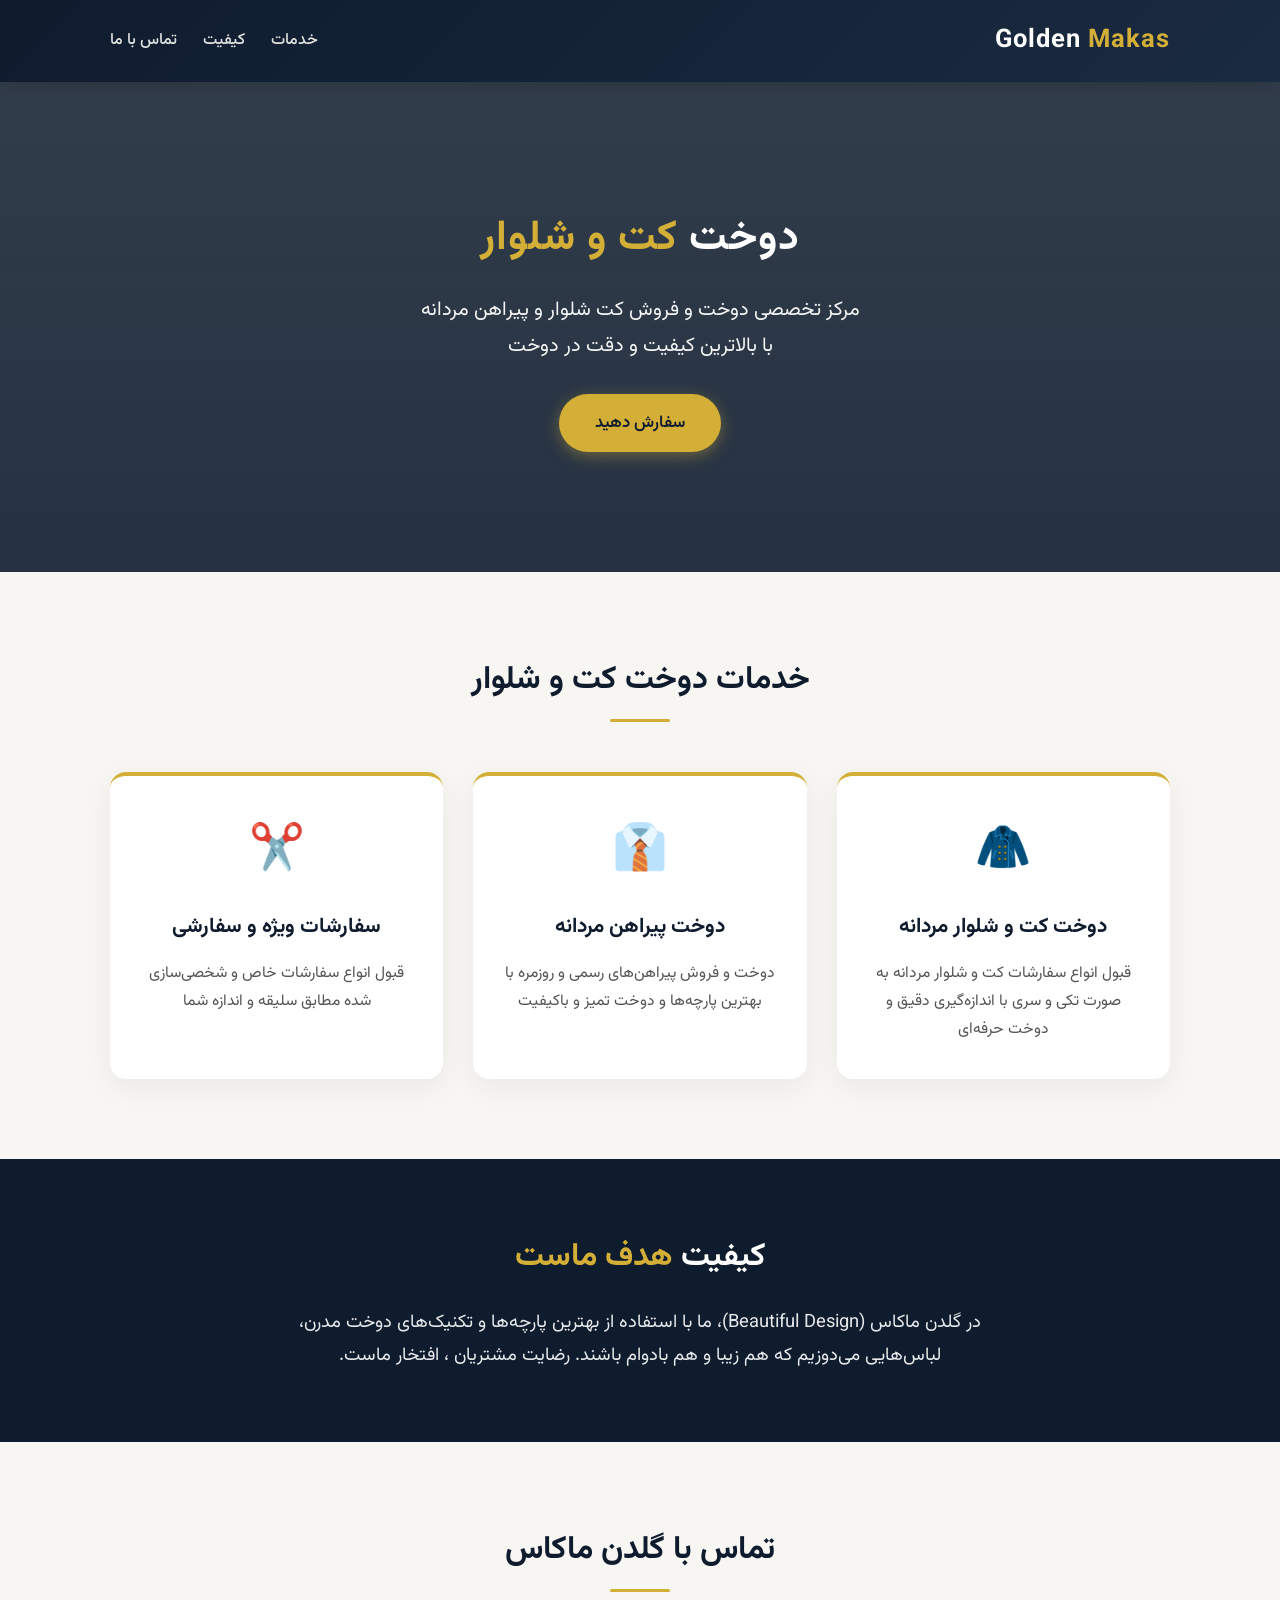
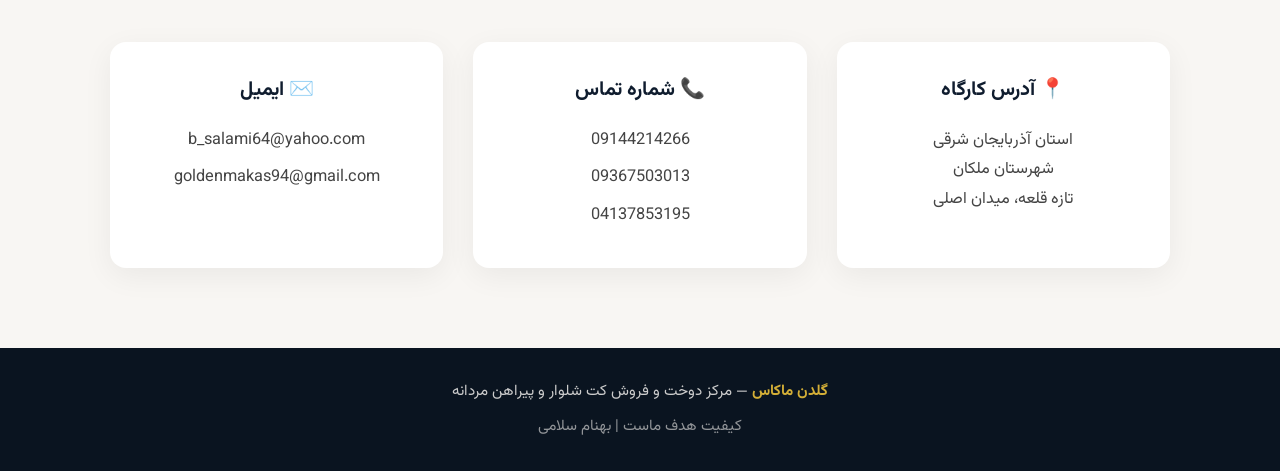
<file: index.html>
<!DOCTYPE html>
<html lang="fa" dir="rtl">
<head>
    <meta charset="UTF-8">
    <meta name="viewport" content="width=device-width, initial-scale=1.0">

    <!-- سئو اصلی -->
    <title>Beautiful Design | گلدن ماکاس | golden makas | مرکز دوخت کت و شلوار </title>
   
    <meta name="description" content="دوخت تخصصی کت و شلوار و پیراهن مردانه . مرکز دوخت و فروش کت شلوار با کیفیت بالا توسط بهنام سلامی. سفارش انواع کت و شلوار مردانه. تماس: ۰۹۱۴۴۲۱۴۲۶۶">
    <meta name="keywords" content="دوخت کت و شلوار, کت و شلوار مردانه , دوخت پیراهن مردانه, گلدن ماکاس, beautiful design, خیاطی مردانه , بهنام سلامی, سفارش کت و شلوار">
    <meta name="author" content="بهنام سلامی">
    <meta name="robots" content="index, follow">

    <!-- Open Graph (برای نمایش خوب در واتساپ، تلگرام و اینستاگرام) -->
    <meta property="og:title" content="دوخت کت و شلوار مردانه  | گلدن ماکاس">
    <meta property="og:description" content="مرکز تخصصی دوخت و فروش کت شلوار و پیراهن مردانه . کیفیت هدف ماست.">
    <meta property="og:url" content="https://goldenmakas.com">
    <meta property="og:type" content="website">
    <meta property="og:locale" content="fa_IR">
    <meta property="og:site_name" content="گلدن ماکاس">

    <!-- توییتر کارت -->
    <meta name="twitter:card" content="summary_large_image">
    <meta name="twitter:title" content="دوخت کت و شلوار مردانه  | گلدن ماکاس">
    <meta name="twitter:description" content="مرکز تخصصی دوخت و فروش کت شلوار و پیراهن مردانه ">

    <!-- فونت -->
    <link href="https://fonts.googleapis.com/css2?family=Vazirmatn:wght@300;400;500;600;700&display=swap" rel="stylesheet">

    <!-- Schema برای گوگل (خیلی مهم) -->
    <script type="application/ld+json">
    {
      "@context": "https://schema.org",
      "@type": "LocalBusiness",
      "name": "گلدن ماکاس | Beautiful Design",
      "alternateName": "Beautiful Design",
      "description": "مرکز تخصصی دوخت و فروش کت شلوار و پیراهن ",
      "url": "https://goldenmakas.ir",
      "telephone": ["+989144214266", "+989367503013", "+984137853195"],
      "email": ["b_salami64@yahoo.com", "goldenmakas94@gmail.com"],
      "address": {
        "@type": "PostalAddress",
        "streetAddress": "تازه قلعه، میدان اصلی",
        "addressLocality": "ملکان",
        "addressRegion": "آذربایجان شرقی",
        "addressCountry": "IR"
      },
      "geo": {
        "@type": "GeoCoordinates",
        "latitude": "37.1458",
        "longitude": "46.1056"
      },
      "openingHoursSpecification": {
        "@type": "OpeningHoursSpecification",
        "dayOfWeek": ["Monday", "Tuesday", "Wednesday", "Thursday", "Saturday", "Sunday"],
        "opens": "09:00",
        "closes": "20:00"
      },
      "priceRange": "$$",
      "founder": {
        "@type": "Person",
        "name": "بهنام سلامی"
      }
    }
    </script>

    <style>
        * {
            margin: 0;
            padding: 0;
            box-sizing: border-box;
        }

        body {
            font-family: 'Vazirmatn', Tahoma, sans-serif;
            background-color: #f8f6f3;
            color: #1a1a1a;
            line-height: 1.8;
        }

        header {
            background: linear-gradient(135deg, #0f1c2e 0%, #1a2a40 100%);
            color: #fff;
            padding: 18px 0;
            position: sticky;
            top: 0;
            z-index: 100;
            box-shadow: 0 4px 20px rgba(0,0,0,0.15);
        }

        .container {
            max-width: 1100px;
            margin: 0 auto;
            padding: 0 20px;
        }

        .header-content {
            display: flex;
            justify-content: space-between;
            align-items: center;
            flex-wrap: wrap;
            gap: 15px;
        }

        .logo {
            font-size: 1.6rem;
            font-weight: 700;
            letter-spacing: 1px;
        }

        .logo span {
            color: #d4af37;
        }

        nav a {
            color: #e0e0e0;
            text-decoration: none;
            margin-right: 22px;
            font-weight: 500;
            transition: color 0.3s;
        }

        nav a:hover {
            color: #d4af37;
        }

        .hero {
            background: linear-gradient(rgba(15, 28, 46, 0.85), rgba(15, 28, 46, 0.9)),
                        url('https://images.unsplash.com/photo-1594938298603-c8148c4dae35?auto=format&fit=crop&w=1400&q=80') center/cover no-repeat;
            color: white;
            text-align: center;
            padding: 120px 20px;
        }

        .hero h1 {
            font-size: 2.6rem;
            font-weight: 700;
            margin-bottom: 15px;
            letter-spacing: 1px;
        }

        .hero h1 span {
            color: #d4af37;
        }

        .hero p {
            font-size: 1.25rem;
            margin-bottom: 30px;
            opacity: 0.95;
            max-width: 650px;
            margin-left: auto;
            margin-right: auto;
        }

        .btn {
            display: inline-block;
            background: #d4af37;
            color: #0f1c2e;
            padding: 14px 36px;
            border-radius: 50px;
            text-decoration: none;
            font-weight: 600;
            font-size: 1.05rem;
            transition: all 0.3s ease;
            box-shadow: 0 4px 15px rgba(212, 175, 55, 0.4);
        }

        .btn:hover {
            background: #c9a227;
            transform: translateY(-3px);
            box-shadow: 0 6px 20px rgba(212, 175, 55, 0.5);
        }

        .section {
            padding: 80px 0;
        }

        .section-title {
            text-align: center;
            margin-bottom: 50px;
        }

        .section-title h2 {
            font-size: 2rem;
            color: #0f1c2e;
            position: relative;
            display: inline-block;
            padding-bottom: 12px;
        }

        .section-title h2::after {
            content: '';
            position: absolute;
            bottom: 0;
            right: 50%;
            transform: translateX(50%);
            width: 60px;
            height: 3px;
            background: #d4af37;
            border-radius: 2px;
        }

        .services {
            display: grid;
            grid-template-columns: repeat(auto-fit, minmax(280px, 1fr));
            gap: 30px;
        }

        .service-card {
            background: white;
            border-radius: 16px;
            padding: 35px 28px;
            text-align: center;
            box-shadow: 0 8px 30px rgba(0,0,0,0.06);
            transition: transform 0.3s, box-shadow 0.3s;
            border-top: 4px solid #d4af37;
        }

        .service-card:hover {
            transform: translateY(-8px);
            box-shadow: 0 15px 40px rgba(0,0,0,0.1);
        }

        .service-card .icon {
            font-size: 2.8rem;
            margin-bottom: 18px;
        }

        .service-card h3 {
            font-size: 1.3rem;
            color: #0f1c2e;
            margin-bottom: 12px;
        }

        .service-card p {
            color: #555;
            font-size: 0.98rem;
        }

        .quality {
            background: #0f1c2e;
            color: white;
            text-align: center;
            padding: 70px 20px;
        }

        .quality h2 {
            font-size: 2rem;
            margin-bottom: 20px;
        }

        .quality h2 span {
            color: #d4af37;
        }

        .quality p {
            font-size: 1.15rem;
            max-width: 700px;
            margin: 0 auto;
            opacity: 0.9;
        }

        .contact-grid {
            display: grid;
            grid-template-columns: repeat(auto-fit, minmax(280px, 1fr));
            gap: 30px;
        }

        .contact-card {
            background: white;
            border-radius: 16px;
            padding: 30px;
            box-shadow: 0 8px 30px rgba(0,0,0,0.06);
            text-align: center;
        }

        .contact-card h3 {
            color: #0f1c2e;
            margin-bottom: 18px;
            font-size: 1.25rem;
        }

        .contact-card p, .contact-card a {
            color: #444;
            text-decoration: none;
            display: block;
            margin: 8px 0;
            font-size: 1.02rem;
            transition: color 0.3s;
        }

        .contact-card a:hover {
            color: #d4af37;
        }

        footer {
            background: #0a1420;
            color: #ccc;
            text-align: center;
            padding: 30px 20px;
            font-size: 0.95rem;
        }

        footer strong {
            color: #d4af37;
        }

        @media (max-width: 768px) {
            .hero h1 {
                font-size: 1.9rem;
            }
            .hero p {
                font-size: 1.1rem;
            }
            nav {
                width: 100%;
                text-align: center;
                margin-top: 10px;
            }
            nav a {
                margin: 0 12px;
            }
        }
    </style>
</head>
<body>

    <!-- هدر -->
    <header>
        <div class="container header-content">
            <div class="logo">Golden <span>Makas</span></div>
            <nav>
                <a href="#services">خدمات</a>
                <a href="#quality">کیفیت</a>
                <a href="#contact">تماس با ما</a>
            </nav>
        </div>
    </header>

    <!-- بخش اصلی -->
    <section class="hero">
        <h1>دوخت <span>کت و شلوار</span>   </h1>
        <p>مرکز تخصصی دوخت و فروش کت شلوار و پیراهن مردانه<br>با بالاترین کیفیت و دقت در دوخت</p>
        <a href="#contact" class="btn">سفارش دهید</a>
    </section>

    <!-- خدمات -->
    <section class="section" id="services">
        <div class="container">
            <div class="section-title">
                <h2>خدمات دوخت کت و شلوار</h2>
            </div>
            <div class="services">
                <div class="service-card">
                    <div class="icon">🧥</div>
                    <h3>دوخت کت و شلوار مردانه</h3>
                    <p>قبول انواع سفارشات کت و شلوار مردانه به صورت تکی و سری با اندازه‌گیری دقیق و دوخت حرفه‌ای </p>
                </div>
                <div class="service-card">
                    <div class="icon">👔</div>
                    <h3>دوخت پیراهن مردانه</h3>
                    <p>دوخت و فروش پیراهن‌های رسمی و روزمره با بهترین پارچه‌ها و دوخت تمیز و باکیفیت</p>
                </div>
                <div class="service-card">
                    <div class="icon">✂️</div>
                    <h3>سفارشات ویژه و سفارشی</h3>
                    <p>قبول انواع سفارشات خاص و شخصی‌سازی شده مطابق سلیقه و اندازه شما</p>
                </div>
            </div>
        </div>
    </section>

    <!-- کیفیت -->
    <section class="quality" id="quality">
        <div class="container">
            <h2>کیفیت <span>هدف ماست</span></h2>
            <p>در گلدن ماکاس (Beautiful Design)، ما با استفاده از بهترین پارچه‌ها و تکنیک‌های دوخت مدرن، لباس‌هایی می‌دوزیم که هم زیبا و هم بادوام باشند. رضایت مشتریان    ، افتخار ماست.</p>
        </div>
    </section>

    <!-- تماس -->
    <section class="section" id="contact">
        <div class="container">
            <div class="section-title">
                <h2>تماس با گلدن ماکاس</h2>
            </div>
            <div class="contact-grid">
                <div class="contact-card">
                    <h3>📍 آدرس کارگاه</h3>
                    <p>
                        استان آذربایجان شرقی<br>
                        شهرستان ملکان<br>
                        تازه قلعه، میدان اصلی
                    </p>
                </div>
                <div class="contact-card">
                    <h3>📞 شماره تماس</h3>
                    <a href="tel:+989144214266">
                       09144214266</a>
                    <a href="tel:+989367503013">
                        09367503013</a>
                    <a href="tel:+984137853195">
                        04137853195</a>
                </div>
                <div class="contact-card">
                    <h3>✉️ ایمیل</h3>
                    <a href="mailto:b_salami64@yahoo.com">b_salami64@yahoo.com</a>
                    <a href="mailto:goldenmakas94@gmail.com">goldenmakas94@gmail.com</a>
                </div>
            </div>
        </div>
    </section>

    <!-- فوتر -->
    <footer>
        <p><strong>گلدن ماکاس</strong> — مرکز دوخت و فروش کت شلوار و پیراهن مردانه  </p>
        <p style="margin-top: 8px; opacity: 0.7;">کیفیت هدف ماست | بهنام سلامی</p>
    </footer>

</body>
</html>
</file>
